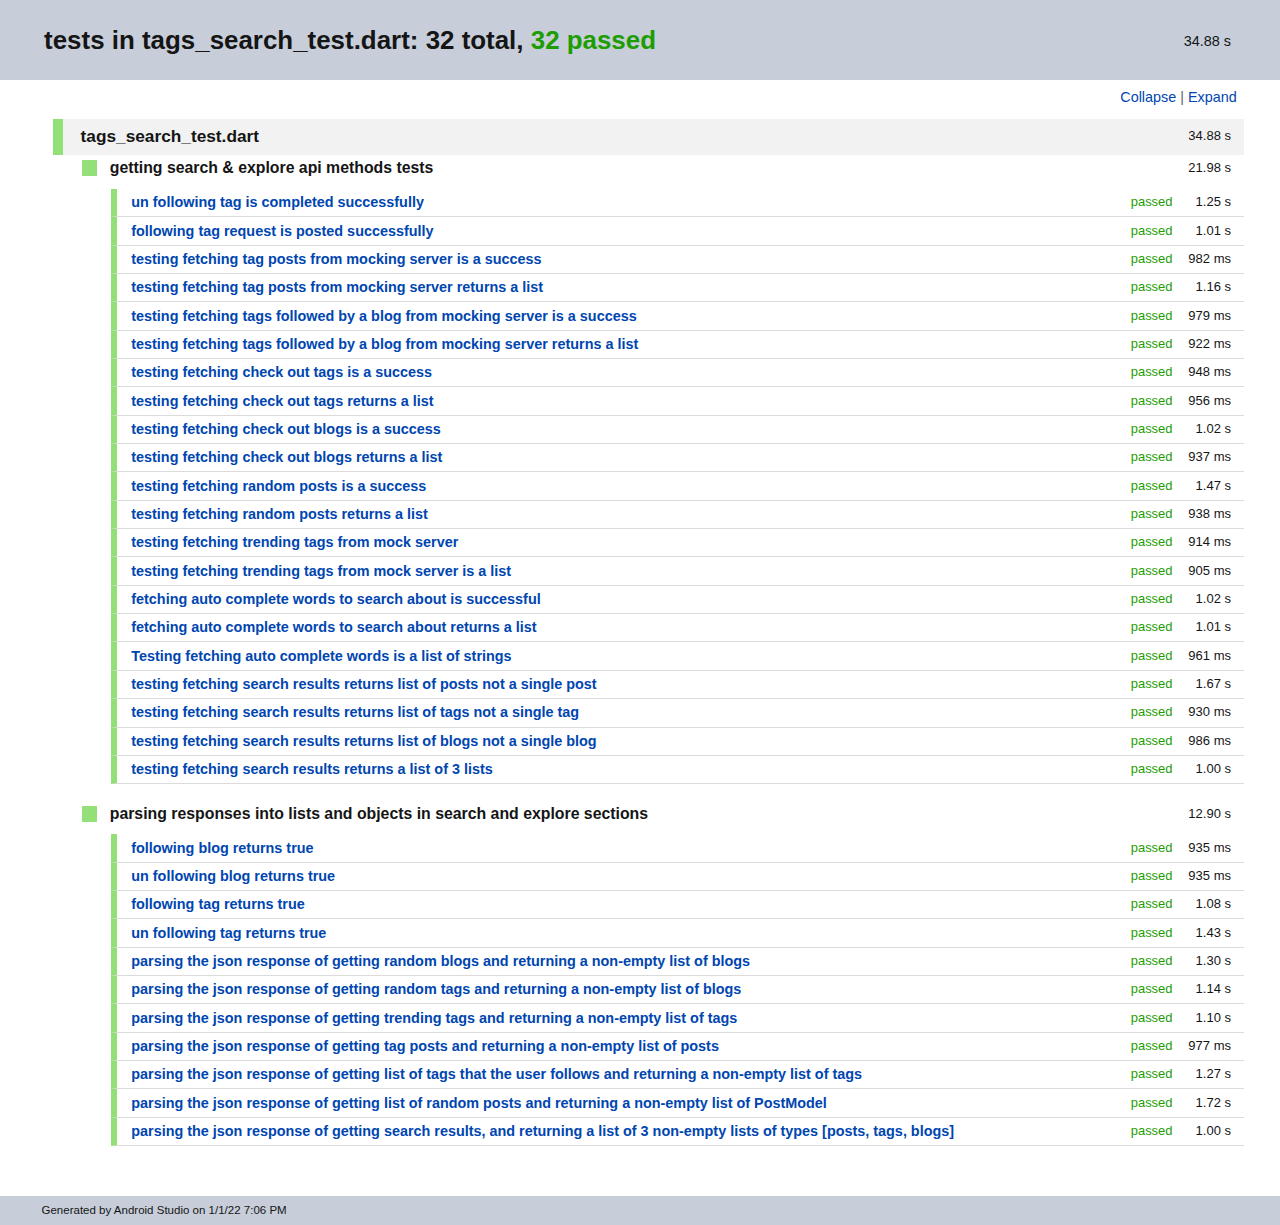
<file: Test Results - tests_in_tags_search_test_dart.html>
<!DOCTYPE html PUBLIC "-//W3C//DTD XHTML 1.0 Strict//EN" "http://www.w3.org/TR/xhtml1/DTD/xhtml1-strict.dtd">
<html xmlns:str="http://exslt.org/strings" xmlns="http://www.w3.org/1999/xhtml">
<head>
<META http-equiv="Content-Type" content="text/html; charset=UTF-8">
<title>Test Results &mdash; tests in tags_search_test.dart</title>
<style type="text/css">
          html {
            height: 100%
          }

          body {
            margin: 0 auto;
            padding: 0;
            text-align: left;
            height: 100%;
            font-family: myriad, arial, tahoma, verdana, sans-serif;
            color: #151515;
            font-size: 90%;
            line-height: 1.3em;
            background-color: #fff;
          }

          * {
            margin: 0;
            padding: 0
          }

          .clr {
            clear: both;
            overflow: hidden;
          }

          img {
            border: none
          }

          a {
            color: #0046b0;
            text-decoration: none;
          }

          a:hover {
            text-decoration: none;
          }

          a:focus, a:active {
            outline: none
          }

          .noborder {
            border: none
          }

          h1 {
            color: #151515;
            font-size: 180%;
            line-height: 1.1em;
            font-weight: bold;
          }

          h2 {
            color: #393D42;
            font-size: 160%;
            font-weight: normal
          }

          h3 {
            font-size: 120%;
            font-weight: bold;
            margin-bottom: .5em
          }

          h4 {
            font-size: 110%;
          }

          h5 {
            font-size: 110%;
          }

          span.failed {
            color: #ff0000
          }

          span.error {
            color: #ff0000
          }

          span.passed {
            color: #1d9d01
          }

          span.ignored {
            color: #fff600
          }

          span.skipped {
            color: #fff600
          }

          hr {
            background-color: blue
          }

          #container {
            min-width: 30em;
          }

          #header {
            padding: 0;
            position: fixed;
            width: 100%;
            z-index: 10;
            background-color: #c7ceda;
          }

          #header h1 {
            margin: 1em 3em 1em 1.7em;
          }

          #header h1 strong {
            white-space: nowrap;
          }

          #header .time {
            margin-top: 2.2em;
            margin-right: 3.4em;
            float: right;
          }

          #treecontrol {
            margin: 0;
            padding: .5em 3em .5em 0;
            text-align: right;
            background-color: #fff;
          }

          #treecontrol ul li {
            display: inline;
            list-style: none;
            color: #666;
          }

          #content {
            padding: 0 2.5em 2em 1.7em;
          }

          #content ul {
            margin: .4em 0 .1em 2em;
            list-style: none;
          }

          #content ul li.level {
            cursor: pointer;
          }

          #content ul li.level span {
            display: block;
            font-weight: bold;
          }

          #content ul li.level.top {
            margin-bottom: .3em;
          }

          #content ul li.level.top > span {
            padding: .5em 0 .5em 1em;
            font-size: 120%;
            color: #151515;
            background-color: #f2f2f2;
            border-left: solid 10px #93e078;
          }

          #content ul li.level.top.failed > span {
            border-left: solid 10px #f02525;
          }

          #content ul li.level.top.ignored > span {
            border-left: solid 10px #f8d216;
          }

          #content ul li.level.suite > span {
            margin-bottom: .8em;
            padding: 0 0 0 .8em;
            display: block;
            font-size: 110%;
            line-height: 1em;
            color: #151515;
            border-left: solid 15px #93e078;
          }

          #content ul li.level.suite.failed > span {
            border-left: solid 15px #f02525;
          }

          #content ul li.level.suite.ignored > span {
            border-left: solid 15px #f8d216;
          }

          #content ul li.level.suite > ul {
            margin-bottom: 1.5em;
          }

          #content ul li.level.test > span {
            padding: .3em 0 .3em 1em;
            color: #0046b0;
            font-size: 100%;
            border-left: solid 6px #93e078;
            border-bottom: solid 1px #dbdbdb;
          }

          #content ul li.level.test.failed > span {
            border-left: solid 6px #f02525;
          }

          #content ul li.level.test.ignored > span {
            border-left: solid 6px #f8d216;
          }

          #content ul li.text p, #content ul li.text span {
            margin-bottom: 1.5em;
            color: #151515 !important;
            font-size: 90% !important;
            font-weight: normal !important;
            overflow-x: auto;
            cursor: auto !important;
            background: none !important;
            border: none !important;
          }

          #content ul li.text span {
            margin-bottom: 0;
            display: block;
          }

          #content ul li.text span.stderr {
            color: #8b0000 !important;
          }

          #content ul li .time {
            margin-right: .5em;
            width: 5em;
            text-align: right;
            font-size: 13px;
            color: #151515;
            font-style: normal;
            font-weight: normal;
            float: right;
          }

          #content ul li span .status {
            width: 6em;
            font-size: 90%;
            color: #1d9d01;
            font-style: normal;
            font-weight: normal;
            float: right;
            text-align: right;
          }

          #content ul li.failed > span .status {
            color: #ff0000;
          }

          #content ul li.ignored > span .status {
            color: #d6b000;
          }

          #footer {
              height: 2em;
              background-color: #c7ceda;
          }
          #footer p {
              padding: .4em 0 0 3.6em;
              font-size: 80%;
          }
        </style>

<script type="text/javascript">
eval(function(p,a,c,k,e,r){e=function(c){return(c<a?'':e(parseInt(c/a)))+((c=c%a)>35?String.fromCharCode(c+29):c.toString(36))};if(!''.replace(/^/,String)){while(c--)r[e(c)]=k[c]||e(c);k=[function(e){return r[e]}];e=function(){return'\\w+'};c=1};while(c--)if(k[c])p=p.replace(new RegExp('\\b'+e(c)+'\\b','g'),k[c]);return p}('(G(){9(1n E!="11")H w=E;H E=17.16=G(a,c){9(17==6||!6.4K)I 1q E(a,c);I 6.4K(a,c)};9(1n $!="11")H D=$;17.$=E;H u=/^[^<]*(<(.|\\s)+>)[^>]*$|^#(\\w+)$/;E.1b=E.3x={4K:G(a,c){a=a||U;9(1n a=="1M"){H m=u.2L(a);9(m&&(m[1]||!c)){9(m[1])a=E.4I([m[1]],c);J{H b=U.42(m[3]);9(b)9(b.1T!=m[3])I E().1X(a);J{6[0]=b;6.L=1;I 6}J a=[]}}J I 1q E(c).1X(a)}J 9(E.1p(a))I 1q E(U)[E.1b.2d?"2d":"37"](a);I 6.6u(a.1d==1C&&a||(a.4d||a.L&&a!=17&&!a.1z&&a[0]!=11&&a[0].1z)&&E.2h(a)||[a])},4d:"1.2",82:G(){I 6.L},L:0,28:G(a){I a==11?E.2h(6):6[a]},2v:G(a){H b=E(a);b.4Y=6;I b},6u:G(a){6.L=0;1C.3x.1a.15(6,a);I 6},O:G(a,b){I E.O(6,a,b)},4J:G(a){H b=-1;6.O(G(i){9(6==a)b=i});I b},1y:G(f,d,e){H c=f;9(f.1d==3T)9(d==11)I 6.L&&E[e||"1y"](6[0],f)||11;J{c={};c[f]=d}I 6.O(G(a){M(H b 1j c)E.1y(e?6.R:6,b,E.1c(6,c[b],e,a,b))})},18:G(b,a){I 6.1y(b,a,"3O")},2t:G(e){9(1n e!="5w"&&e!=S)I 6.4o().3e(U.6F(e));H t="";E.O(e||6,G(){E.O(6.2X,G(){9(6.1z!=8)t+=6.1z!=1?6.6x:E.1b.2t([6])})});I t},5l:G(b){9(6[0])E(b,6[0].3N).6t().38(6[0]).1W(G(){H a=6;1Y(a.1t)a=a.1t;I a}).3e(6);I 6},8p:G(a){I 6.O(G(){E(6).6p().5l(a)})},8h:G(a){I 6.O(G(){E(6).5l(a)})},3e:G(){I 6.3s(1k,Q,1,G(a){6.57(a)})},6k:G(){I 6.3s(1k,Q,-1,G(a){6.38(a,6.1t)})},6g:G(){I 6.3s(1k,P,1,G(a){6.14.38(a,6)})},53:G(){I 6.3s(1k,P,-1,G(a){6.14.38(a,6.2i)})},1B:G(){I 6.4Y||E([])},1X:G(t){H b=E.1W(6,G(a){I E.1X(t,a)});I 6.2v(/[^+>] [^+>]/.12(t)||t.1e("..")>-1?E.4V(b):b)},6t:G(e){H f=6.1W(G(){I 6.66?E(6.66)[0]:6.4S(Q)});9(e===Q){H d=f.1X("*").4Q();6.1X("*").4Q().O(G(i){H c=E.K(6,"2A");M(H a 1j c)M(H b 1j c[a])E.1h.1f(d[i],a,c[a][b],c[a][b].K)})}I f},1A:G(t){I 6.2v(E.1p(t)&&E.2T(6,G(b,a){I t.15(b,[a])})||E.3G(t,6))},5T:G(t){I 6.2v(t.1d==3T&&E.3G(t,6,Q)||E.2T(6,G(a){I(t.1d==1C||t.4d)?E.2S(a,t)<0:a!=t}))},1f:G(t){I 6.2v(E.1S(6.28(),t.1d==3T?E(t).28():t.L!=11&&(!t.Y||t.Y=="7t")?t:[t]))},3j:G(a){I a?E.3G(a,6).L>0:P},7g:G(a){I 6.3j("."+a)},2V:G(b){9(b==11){9(6.L){H c=6[0];9(E.Y(c,"24")){H e=c.4z,a=[],W=c.W,2P=c.N=="24-2P";9(e<0)I S;M(H i=2P?e:0,2Y=2P?e+1:W.L;i<2Y;i++){H d=W[i];9(d.29){H b=E.V.1g&&!d.70["1N"].9U?d.2t:d.1N;9(2P)I b;a.1a(b)}}I a}J I 6[0].1N.1o(/\\r/g,"")}}J I 6.O(G(){9(b.1d==1C&&/4s|5u/.12(6.N))6.2K=(E.2S(6.1N,b)>=0||E.2S(6.2J,b)>=0);J 9(E.Y(6,"24")){H a=b.1d==1C?b:[b];E("9m",6).O(G(){6.29=(E.2S(6.1N,a)>=0||E.2S(6.2t,a)>=0)});9(!a.L)6.4z=-1}J 6.1N=b})},4n:G(a){I a==11?(6.L?6[0].3D:S):6.4o().3e(a)},6H:G(a){I 6.53(a).2e()},2s:G(){I 6.2v(1C.3x.2s.15(6,1k))},1W:G(b){I 6.2v(E.1W(6,G(a,i){I b.3c(a,i,a)}))},4Q:G(){I 6.1f(6.4Y)},3s:G(f,d,g,e){H c=6.L>1,a;I 6.O(G(){9(!a){a=E.4I(f,6.3N);9(g<0)a.91()}H b=6;9(d&&E.Y(6,"1F")&&E.Y(a[0],"4k"))b=6.4q("1J")[0]||6.57(U.5r("1J"));E.O(a,G(){9(E.Y(6,"1P")){9(6.3g)E.3w({1u:6.3g,3h:P,1Z:"1P"});J E.5h(6.2t||6.6s||6.3D||"")}J e.15(b,[c?6.4S(Q):6])})})}};E.1i=E.1b.1i=G(){H c=1k[0]||{},a=1,2g=1k.L,5e=P;9(c.1d==8v){5e=c;c=1k[1]||{}}9(2g==1){c=6;a=0}H b;M(;a<2g;a++)9((b=1k[a])!=S)M(H i 1j b){9(c==b[i])6r;9(5e&&1n b[i]==\'5w\'&&c[i])E.1i(c[i],b[i]);J 9(b[i]!=11)c[i]=b[i]}I c};H F="16"+(1q 3v()).3u(),6q=0,5d={};E.1i({8k:G(a){17.$=D;9(a)17.16=w;I E},1p:G(a){I!!a&&1n a!="1M"&&!a.Y&&a.1d!=1C&&/G/i.12(a+"")},4a:G(a){I a.35&&!a.1K||a.34&&a.3N&&!a.3N.1K},5h:G(a){a=E.33(a);9(a){9(17.6o)17.6o(a);J 9(E.V.1H)17.58(a,0);J 3p.3c(17,a)}},Y:G(b,a){I b.Y&&b.Y.26()==a.26()},1I:{},K:G(c,d,b){c=c==17?5d:c;H a=c[F];9(!a)a=c[F]=++6q;9(d&&!E.1I[a])E.1I[a]={};9(b!=11)E.1I[a][d]=b;I d?E.1I[a][d]:a},30:G(c,b){c=c==17?5d:c;H a=c[F];9(b){9(E.1I[a]){2G E.1I[a][b];b="";M(b 1j E.1I[a])22;9(!b)E.30(c)}}J{2c{2G c[F]}27(e){9(c.54)c.54(F)}2G E.1I[a]}},O:G(a,b,c){9(c){9(a.L==11)M(H i 1j a)b.15(a[i],c);J M(H i=0,45=a.L;i<45;i++)9(b.15(a[i],c)===P)22}J{9(a.L==11)M(H i 1j a)b.3c(a[i],i,a[i]);J M(H i=0,45=a.L,2V=a[0];i<45&&b.3c(2V,i,2V)!==P;2V=a[++i]){}}I a},1c:G(c,b,d,e,a){9(E.1p(b))b=b.3c(c,[e]);H f=/z-?4J|7T-?7S|1v|69|7Q-?1G/i;I b&&b.1d==4X&&d=="3O"&&!f.12(a)?b+"2I":b},1m:{1f:G(b,c){E.O((c||"").2p(/\\s+/),G(i,a){9(!E.1m.3t(b.1m,a))b.1m+=(b.1m?" ":"")+a})},2e:G(b,c){b.1m=c!=11?E.2T(b.1m.2p(/\\s+/),G(a){I!E.1m.3t(c,a)}).65(" "):""},3t:G(t,c){I E.2S(c,(t.1m||t).3z().2p(/\\s+/))>-1}},2q:G(e,o,f){M(H i 1j o){e.R["3C"+i]=e.R[i];e.R[i]=o[i]}f.15(e,[]);M(H i 1j o)e.R[i]=e.R["3C"+i]},18:G(e,p){9(p=="1G"||p=="2E"){H b={},3Z,3Y,d=["7L","7K","7J","7G"];E.O(d,G(){b["7F"+6]=0;b["7D"+6+"61"]=0});E.2q(e,b,G(){9(E(e).3j(\':3X\')){3Z=e.7A;3Y=e.7z}J{e=E(e.4S(Q)).1X(":4s").5X("2K").1B().18({4v:"1O",2W:"4D",19:"2U",7w:"0",1R:"0"}).5P(e.14)[0];H a=E.18(e.14,"2W")||"3V";9(a=="3V")e.14.R.2W="7k";3Z=e.7h;3Y=e.7f;9(a=="3V")e.14.R.2W="3V";e.14.3k(e)}});I p=="1G"?3Z:3Y}I E.3O(e,p)},3O:G(h,j,i){H g,2u=[],2q=[];G 3l(a){9(!E.V.1H)I P;H b=U.3M.3P(a,S);I!b||b.4y("3l")==""}9(j=="1v"&&E.V.1g){g=E.1y(h.R,"1v");I g==""?"1":g}9(j.1U(/4r/i))j=y;9(!i&&h.R[j])g=h.R[j];J 9(U.3M&&U.3M.3P){9(j.1U(/4r/i))j="4r";j=j.1o(/([A-Z])/g,"-$1").2F();H d=U.3M.3P(h,S);9(d&&!3l(h))g=d.4y(j);J{M(H a=h;a&&3l(a);a=a.14)2u.4Z(a);M(a=0;a<2u.L;a++)9(3l(2u[a])){2q[a]=2u[a].R.19;2u[a].R.19="2U"}g=j=="19"&&2q[2u.L-1]!=S?"2j":U.3M.3P(h,S).4y(j)||"";M(a=0;a<2q.L;a++)9(2q[a]!=S)2u[a].R.19=2q[a]}9(j=="1v"&&g=="")g="1"}J 9(h.43){H f=j.1o(/\\-(\\w)/g,G(m,c){I c.26()});g=h.43[j]||h.43[f];9(!/^\\d+(2I)?$/i.12(g)&&/^\\d/.12(g)){H k=h.R.1R;H e=h.4t.1R;h.4t.1R=h.43.1R;h.R.1R=g||0;g=h.R.74+"2I";h.R.1R=k;h.4t.1R=e}}I g},4I:G(a,e){H r=[];e=e||U;E.O(a,G(i,d){9(!d)I;9(d.1d==4X)d=d.3z();9(1n d=="1M"){d=d.1o(/(<(\\w+)[^>]*?)\\/>/g,G(m,a,b){I b.1U(/^(71|6Z|5D|6Y|49|9S|9P|3f|9K|9I)$/i)?m:a+"></"+b+">"});H s=E.33(d).2F(),1r=e.5r("1r"),2x=[];H c=!s.1e("<9D")&&[1,"<24>","</24>"]||!s.1e("<9A")&&[1,"<6S>","</6S>"]||s.1U(/^<(9x|1J|9u|9t|9s)/)&&[1,"<1F>","</1F>"]||!s.1e("<4k")&&[2,"<1F><1J>","</1J></1F>"]||(!s.1e("<9r")||!s.1e("<9q"))&&[3,"<1F><1J><4k>","</4k></1J></1F>"]||!s.1e("<5D")&&[2,"<1F><1J></1J><6L>","</6L></1F>"]||E.V.1g&&[1,"1r<1r>","</1r>"]||[0,"",""];1r.3D=c[1]+d+c[2];1Y(c[0]--)1r=1r.5k;9(E.V.1g){9(!s.1e("<1F")&&s.1e("<1J")<0)2x=1r.1t&&1r.1t.2X;J 9(c[1]=="<1F>"&&s.1e("<1J")<0)2x=1r.2X;M(H n=2x.L-1;n>=0;--n)9(E.Y(2x[n],"1J")&&!2x[n].2X.L)2x[n].14.3k(2x[n]);9(/^\\s/.12(d))1r.38(e.6F(d.1U(/^\\s*/)[0]),1r.1t)}d=E.2h(1r.2X)}9(0===d.L&&(!E.Y(d,"3B")&&!E.Y(d,"24")))I;9(d[0]==11||E.Y(d,"3B")||d.W)r.1a(d);J r=E.1S(r,d)});I r},1y:G(c,d,a){H e=E.4a(c)?{}:E.5o;9(d=="29"&&E.V.1H)c.14.4z;9(e[d]){9(a!=11)c[e[d]]=a;I c[e[d]]}J 9(E.V.1g&&d=="R")I E.1y(c.R,"9g",a);J 9(a==11&&E.V.1g&&E.Y(c,"3B")&&(d=="9e"||d=="9d"))I c.9b(d).6x;J 9(c.34){9(a!=11){9(d=="N"&&E.Y(c,"49")&&c.14)6E"N 96 94\'t 93 92";c.90(d,a)}9(E.V.1g&&/6B|3g/.12(d)&&!E.4a(c))I c.4l(d,2);I c.4l(d)}J{9(d=="1v"&&E.V.1g){9(a!=11){c.69=1;c.1A=(c.1A||"").1o(/6A\\([^)]*\\)/,"")+(3K(a).3z()=="8V"?"":"6A(1v="+a*6z+")")}I c.1A?(3K(c.1A.1U(/1v=([^)]*)/)[1])/6z).3z():""}d=d.1o(/-([a-z])/8T,G(z,b){I b.26()});9(a!=11)c[d]=a;I c[d]}},33:G(t){I(t||"").1o(/^\\s+|\\s+$/g,"")},2h:G(a){H r=[];9(1n a!="8Q")M(H i=0,2g=a.L;i<2g;i++)r.1a(a[i]);J r=a.2s(0);I r},2S:G(b,a){M(H i=0,2g=a.L;i<2g;i++)9(a[i]==b)I i;I-1},1S:G(a,b){9(E.V.1g){M(H i=0;b[i];i++)9(b[i].1z!=8)a.1a(b[i])}J M(H i=0;b[i];i++)a.1a(b[i]);I a},4V:G(b){H r=[],2f={};2c{M(H i=0,6P=b.L;i<6P;i++){H a=E.K(b[i]);9(!2f[a]){2f[a]=Q;r.1a(b[i])}}}27(e){r=b}I r},2T:G(b,a,c){9(1n a=="1M")a=3p("P||G(a,i){I "+a+"}");H d=[];M(H i=0,4m=b.L;i<4m;i++)9(!c&&a(b[i],i)||c&&!a(b[i],i))d.1a(b[i]);I d},1W:G(c,b){9(1n b=="1M")b=3p("P||G(a){I "+b+"}");H d=[];M(H i=0,4m=c.L;i<4m;i++){H a=b(c[i],i);9(a!==S&&a!=11){9(a.1d!=1C)a=[a];d=d.8O(a)}}I d}});H v=8M.8K.2F();E.V={4f:(v.1U(/.+(?:8I|8H|8F|8E)[\\/: ]([\\d.]+)/)||[])[1],1H:/6T/.12(v),3a:/3a/.12(v),1g:/1g/.12(v)&&!/3a/.12(v),39:/39/.12(v)&&!/(8B|6T)/.12(v)};H y=E.V.1g?"4h":"5g";E.1i({5f:!E.V.1g||U.8A=="8z",4h:E.V.1g?"4h":"5g",5o:{"M":"8y","8x":"1m","4r":y,5g:y,4h:y,3D:"3D",1m:"1m",1N:"1N",36:"36",2K:"2K",8w:"8u",29:"29",8t:"8s"}});E.O({1D:"a.14",8r:"16.4e(a,\'14\')",8q:"16.2R(a,2,\'2i\')",8o:"16.2R(a,2,\'4c\')",8n:"16.4e(a,\'2i\')",8m:"16.4e(a,\'4c\')",8l:"16.5c(a.14.1t,a)",8j:"16.5c(a.1t)",6p:"16.Y(a,\'8i\')?a.8f||a.8e.U:16.2h(a.2X)"},G(i,n){E.1b[i]=G(a){H b=E.1W(6,n);9(a&&1n a=="1M")b=E.3G(a,b);I 6.2v(E.4V(b))}});E.O({5P:"3e",8d:"6k",38:"6g",8c:"53",8b:"6H"},G(i,n){E.1b[i]=G(){H a=1k;I 6.O(G(){M(H j=0,2g=a.L;j<2g;j++)E(a[j])[n](6)})}});E.O({5X:G(a){E.1y(6,a,"");6.54(a)},8a:G(c){E.1m.1f(6,c)},89:G(c){E.1m.2e(6,c)},88:G(c){E.1m[E.1m.3t(6,c)?"2e":"1f"](6,c)},2e:G(a){9(!a||E.1A(a,[6]).r.L){E.30(6);6.14.3k(6)}},4o:G(){E("*",6).O(G(){E.30(6)});1Y(6.1t)6.3k(6.1t)}},G(i,n){E.1b[i]=G(){I 6.O(n,1k)}});E.O(["87","61"],G(i,a){H n=a.2F();E.1b[n]=G(h){I 6[0]==17?E.V.1H&&3r["86"+a]||E.5f&&32.2Y(U.35["59"+a],U.1K["59"+a])||U.1K["59"+a]:6[0]==U?32.2Y(U.1K["6n"+a],U.1K["6m"+a]):h==11?(6.L?E.18(6[0],n):S):6.18(n,h.1d==3T?h:h+"2I")}});H C=E.V.1H&&3q(E.V.4f)<85?"(?:[\\\\w*56-]|\\\\\\\\.)":"(?:[\\\\w\\84-\\83*56-]|\\\\\\\\.)",6j=1q 47("^>\\\\s*("+C+"+)"),6i=1q 47("^("+C+"+)(#)("+C+"+)"),6h=1q 47("^([#.]?)("+C+"*)");E.1i({55:{"":"m[2]==\'*\'||16.Y(a,m[2])","#":"a.4l(\'1T\')==m[2]",":":{81:"i<m[3]-0",7Z:"i>m[3]-0",2R:"m[3]-0==i",7Y:"m[3]-0==i",3o:"i==0",3n:"i==r.L-1",6f:"i%2==0",6d:"i%2","3o-46":"a.14.4q(\'*\')[0]==a","3n-46":"16.2R(a.14.5k,1,\'4c\')==a","7X-46":"!16.2R(a.14.5k,2,\'4c\')",1D:"a.1t",4o:"!a.1t",7W:"(a.6s||a.7V||\'\').1e(m[3])>=0",3X:\'"1O"!=a.N&&16.18(a,"19")!="2j"&&16.18(a,"4v")!="1O"\',1O:\'"1O"==a.N||16.18(a,"19")=="2j"||16.18(a,"4v")=="1O"\',7U:"!a.36",36:"a.36",2K:"a.2K",29:"a.29||16.1y(a,\'29\')",2t:"\'2t\'==a.N",4s:"\'4s\'==a.N",5u:"\'5u\'==a.N",52:"\'52\'==a.N",51:"\'51\'==a.N",50:"\'50\'==a.N",6c:"\'6c\'==a.N",6b:"\'6b\'==a.N",2y:\'"2y"==a.N||16.Y(a,"2y")\',49:"/49|24|6a|2y/i.12(a.Y)",3t:"16.1X(m[3],a).L",7R:"/h\\\\d/i.12(a.Y)",7P:"16.2T(16.2Z,G(1b){I a==1b.T;}).L"}},68:[/^(\\[) *@?([\\w-]+) *([!*$^~=]*) *(\'?"?)(.*?)\\4 *\\]/,/^(:)([\\w-]+)\\("?\'?(.*?(\\(.*?\\))?[^(]*?)"?\'?\\)/,1q 47("^([:.#]*)("+C+"+)")],3G:G(a,c,b){H d,2b=[];1Y(a&&a!=d){d=a;H f=E.1A(a,c,b);a=f.t.1o(/^\\s*,\\s*/,"");2b=b?c=f.r:E.1S(2b,f.r)}I 2b},1X:G(t,o){9(1n t!="1M")I[t];9(o&&!o.1z)o=S;o=o||U;H d=[o],2f=[],3n;1Y(t&&3n!=t){H r=[];3n=t;t=E.33(t);H l=P;H g=6j;H m=g.2L(t);9(m){H p=m[1].26();M(H i=0;d[i];i++)M(H c=d[i].1t;c;c=c.2i)9(c.1z==1&&(p=="*"||c.Y.26()==p.26()))r.1a(c);d=r;t=t.1o(g,"");9(t.1e(" ")==0)6r;l=Q}J{g=/^([>+~])\\s*(\\w*)/i;9((m=g.2L(t))!=S){r=[];H p=m[2],1S={};m=m[1];M(H j=0,31=d.L;j<31;j++){H n=m=="~"||m=="+"?d[j].2i:d[j].1t;M(;n;n=n.2i)9(n.1z==1){H h=E.K(n);9(m=="~"&&1S[h])22;9(!p||n.Y.26()==p.26()){9(m=="~")1S[h]=Q;r.1a(n)}9(m=="+")22}}d=r;t=E.33(t.1o(g,""));l=Q}}9(t&&!l){9(!t.1e(",")){9(o==d[0])d.44();2f=E.1S(2f,d);r=d=[o];t=" "+t.67(1,t.L)}J{H k=6i;H m=k.2L(t);9(m){m=[0,m[2],m[3],m[1]]}J{k=6h;m=k.2L(t)}m[2]=m[2].1o(/\\\\/g,"");H f=d[d.L-1];9(m[1]=="#"&&f&&f.42&&!E.4a(f)){H q=f.42(m[2]);9((E.V.1g||E.V.3a)&&q&&1n q.1T=="1M"&&q.1T!=m[2])q=E(\'[@1T="\'+m[2]+\'"]\',f)[0];d=r=q&&(!m[3]||E.Y(q,m[3]))?[q]:[]}J{M(H i=0;d[i];i++){H a=m[1]=="#"&&m[3]?m[3]:m[1]!=""||m[0]==""?"*":m[2];9(a=="*"&&d[i].Y.2F()=="5w")a="3f";r=E.1S(r,d[i].4q(a))}9(m[1]==".")r=E.4W(r,m[2]);9(m[1]=="#"){H e=[];M(H i=0;r[i];i++)9(r[i].4l("1T")==m[2]){e=[r[i]];22}r=e}d=r}t=t.1o(k,"")}}9(t){H b=E.1A(t,r);d=r=b.r;t=E.33(b.t)}}9(t)d=[];9(d&&o==d[0])d.44();2f=E.1S(2f,d);I 2f},4W:G(r,m,a){m=" "+m+" ";H c=[];M(H i=0;r[i];i++){H b=(" "+r[i].1m+" ").1e(m)>=0;9(!a&&b||a&&!b)c.1a(r[i])}I c},1A:G(t,r,h){H d;1Y(t&&t!=d){d=t;H p=E.68,m;M(H i=0;p[i];i++){m=p[i].2L(t);9(m){t=t.7O(m[0].L);m[2]=m[2].1o(/\\\\/g,"");22}}9(!m)22;9(m[1]==":"&&m[2]=="5T")r=E.1A(m[3],r,Q).r;J 9(m[1]==".")r=E.4W(r,m[2],h);J 9(m[1]=="["){H g=[],N=m[3];M(H i=0,31=r.L;i<31;i++){H a=r[i],z=a[E.5o[m[2]]||m[2]];9(z==S||/6B|3g|29/.12(m[2]))z=E.1y(a,m[2])||\'\';9((N==""&&!!z||N=="="&&z==m[5]||N=="!="&&z!=m[5]||N=="^="&&z&&!z.1e(m[5])||N=="$="&&z.67(z.L-m[5].L)==m[5]||(N=="*="||N=="~=")&&z.1e(m[5])>=0)^h)g.1a(a)}r=g}J 9(m[1]==":"&&m[2]=="2R-46"){H e={},g=[],12=/(\\d*)n\\+?(\\d*)/.2L(m[3]=="6f"&&"2n"||m[3]=="6d"&&"2n+1"||!/\\D/.12(m[3])&&"n+"+m[3]||m[3]),3o=(12[1]||1)-0,d=12[2]-0;M(H i=0,31=r.L;i<31;i++){H j=r[i],14=j.14,1T=E.K(14);9(!e[1T]){H c=1;M(H n=14.1t;n;n=n.2i)9(n.1z==1)n.4U=c++;e[1T]=Q}H b=P;9(3o==1){9(d==0||j.4U==d)b=Q}J 9((j.4U+d)%3o==0)b=Q;9(b^h)g.1a(j)}r=g}J{H f=E.55[m[1]];9(1n f!="1M")f=E.55[m[1]][m[2]];f=3p("P||G(a,i){I "+f+"}");r=E.2T(r,f,h)}}I{r:r,t:t}},4e:G(b,c){H d=[];H a=b[c];1Y(a&&a!=U){9(a.1z==1)d.1a(a);a=a[c]}I d},2R:G(a,e,c,b){e=e||1;H d=0;M(;a;a=a[c])9(a.1z==1&&++d==e)22;I a},5c:G(n,a){H r=[];M(;n;n=n.2i){9(n.1z==1&&(!a||n!=a))r.1a(n)}I r}});E.1h={1f:G(g,e,c,h){9(E.V.1g&&g.41!=11)g=17;9(!c.2r)c.2r=6.2r++;9(h!=11){H d=c;c=G(){I d.15(6,1k)};c.K=h;c.2r=d.2r}H i=e.2p(".");e=i[0];c.N=i[1];H b=E.K(g,"2A")||E.K(g,"2A",{});H f=E.K(g,"2m",G(){H a;9(1n E=="11"||E.1h.4T)I a;a=E.1h.2m.15(g,1k);I a});H j=b[e];9(!j){j=b[e]={};9(g.4R)g.4R(e,f,P);J g.7N("40"+e,f)}j[c.2r]=c;6.23[e]=Q},2r:1,23:{},2e:G(d,c,b){H e=E.K(d,"2A"),2O,4J;9(1n c=="1M"){H a=c.2p(".");c=a[0]}9(e){9(c&&c.N){b=c.4P;c=c.N}9(!c){M(c 1j e)6.2e(d,c)}J 9(e[c]){9(b)2G e[c][b.2r];J M(b 1j e[c])9(!a[1]||e[c][b].N==a[1])2G e[c][b];M(2O 1j e[c])22;9(!2O){9(d.4O)d.4O(c,E.K(d,"2m"),P);J d.7M("40"+c,E.K(d,"2m"));2O=S;2G e[c]}}M(2O 1j e)22;9(!2O){E.30(d,"2A");E.30(d,"2m")}}},1L:G(d,b,e,c,f){b=E.2h(b||[]);9(!e){9(6.23[d])E("*").1f([17,U]).1L(d,b)}J{H a,2O,1b=E.1p(e[d]||S),4N=!b[0]||!b[0].2B;9(4N)b.4Z(6.4M({N:d,2o:e}));9(E.1p(E.K(e,"2m")))a=E.K(e,"2m").15(e,b);9(!1b&&e["40"+d]&&e["40"+d].15(e,b)===P)a=P;9(4N)b.44();9(f&&f.15(e,b)===P)a=P;9(1b&&c!==P&&a!==P&&!(E.Y(e,\'a\')&&d=="4L")){6.4T=Q;e[d]()}6.4T=P}I a},2m:G(d){H a;d=E.1h.4M(d||17.1h||{});H b=d.N.2p(".");d.N=b[0];H c=E.K(6,"2A")&&E.K(6,"2A")[d.N],3m=1C.3x.2s.3c(1k,1);3m.4Z(d);M(H j 1j c){3m[0].4P=c[j];3m[0].K=c[j].K;9(!b[1]||c[j].N==b[1]){H e=c[j].15(6,3m);9(a!==P)a=e;9(e===P){d.2B();d.3L()}}}9(E.V.1g)d.2o=d.2B=d.3L=d.4P=d.K=S;I a},4M:G(c){H a=c;c=E.1i({},a);c.2B=G(){9(a.2B)a.2B();a.7I=P};c.3L=G(){9(a.3L)a.3L();a.7H=Q};9(!c.2o&&c.64)c.2o=c.64;9(E.V.1H&&c.2o.1z==3)c.2o=a.2o.14;9(!c.4H&&c.4G)c.4H=c.4G==c.2o?c.7E:c.4G;9(c.63==S&&c.62!=S){H e=U.35,b=U.1K;c.63=c.62+(e&&e.2D||b.2D||0);c.7C=c.7B+(e&&e.2z||b.2z||0)}9(!c.3R&&(c.60||c.5Z))c.3R=c.60||c.5Z;9(!c.5Y&&c.5W)c.5Y=c.5W;9(!c.3R&&c.2y)c.3R=(c.2y&1?1:(c.2y&2?3:(c.2y&4?2:0)));I c}};E.1b.1i({3Q:G(c,a,b){I c=="5V"?6.2P(c,a,b):6.O(G(){E.1h.1f(6,c,b||a,b&&a)})},2P:G(d,b,c){I 6.O(G(){E.1h.1f(6,d,G(a){E(6).5U(a);I(c||b).15(6,1k)},c&&b)})},5U:G(a,b){I 6.O(G(){E.1h.2e(6,a,b)})},1L:G(c,a,b){I 6.O(G(){E.1h.1L(c,a,6,Q,b)})},7y:G(c,a,b){9(6[0])I E.1h.1L(c,a,6[0],P,b)},25:G(){H a=1k;I 6.4L(G(e){6.4E=0==6.4E?1:0;e.2B();I a[6.4E].15(6,[e])||P})},7x:G(f,g){G 4x(e){H p=e.4H;1Y(p&&p!=6)2c{p=p.14}27(e){p=6};9(p==6)I P;I(e.N=="4w"?f:g).15(6,[e])}I 6.4w(4x).5S(4x)},2d:G(f){5R();9(E.3W)f.15(U,[E]);J E.3i.1a(G(){I f.15(6,[E])});I 6}});E.1i({3W:P,3i:[],2d:G(){9(!E.3W){E.3W=Q;9(E.3i){E.O(E.3i,G(){6.15(U)});E.3i=S}9(E.V.39||E.V.3a)U.4O("5Q",E.2d,P);9(!17.7v.L)E(17).37(G(){E("#4C").2e()})}}});E.O(("7u,7o,37,7n,6n,5V,4L,7m,"+"7l,7j,7i,4w,5S,7p,24,"+"50,7q,7r,7s,3U").2p(","),G(i,o){E.1b[o]=G(f){I f?6.3Q(o,f):6.1L(o)}});H x=P;G 5R(){9(x)I;x=Q;9(E.V.39||E.V.3a)U.4R("5Q",E.2d,P);J 9(E.V.1g){U.7e("<7d"+"7c 1T=4C 7b=Q "+"3g=//:><\\/1P>");H a=U.42("4C");9(a)a.5O=G(){9(6.2C!="1l")I;E.2d()};a=S}J 9(E.V.1H)E.4B=41(G(){9(U.2C=="5N"||U.2C=="1l"){4A(E.4B);E.4B=S;E.2d()}},10);E.1h.1f(17,"37",E.2d)}E.1b.1i({37:G(g,d,c){9(E.1p(g))I 6.3Q("37",g);H e=g.1e(" ");9(e>=0){H i=g.2s(e,g.L);g=g.2s(0,e)}c=c||G(){};H f="4F";9(d)9(E.1p(d)){c=d;d=S}J{d=E.3f(d);f="5M"}H h=6;E.3w({1u:g,N:f,K:d,1l:G(a,b){9(b=="1E"||b=="5L")h.4n(i?E("<1r/>").3e(a.4p.1o(/<1P(.|\\s)*?\\/1P>/g,"")).1X(i):a.4p);58(G(){h.O(c,[a.4p,b,a])},13)}});I 6},7a:G(){I E.3f(6.5K())},5K:G(){I 6.1W(G(){I E.Y(6,"3B")?E.2h(6.79):6}).1A(G(){I 6.2J&&!6.36&&(6.2K||/24|6a/i.12(6.Y)||/2t|1O|51/i.12(6.N))}).1W(G(i,c){H b=E(6).2V();I b==S?S:b.1d==1C?E.1W(b,G(i,a){I{2J:c.2J,1N:a}}):{2J:c.2J,1N:b}}).28()}});E.O("5J,5I,5H,6e,5G,5F".2p(","),G(i,o){E.1b[o]=G(f){I 6.3Q(o,f)}});H B=(1q 3v).3u();E.1i({28:G(d,b,a,c){9(E.1p(b)){a=b;b=S}I E.3w({N:"4F",1u:d,K:b,1E:a,1Z:c})},78:G(b,a){I E.28(b,S,a,"1P")},77:G(c,b,a){I E.28(c,b,a,"3S")},76:G(d,b,a,c){9(E.1p(b)){a=b;b={}}I E.3w({N:"5M",1u:d,K:b,1E:a,1Z:c})},80:G(a){E.1i(E.4u,a)},4u:{23:Q,N:"4F",2H:0,5E:"75/x-73-3B-72",6l:Q,3h:Q,K:S},4b:{},3w:G(s){H f,48=/=(\\?|%3F)/g,1s,K;s=E.1i(Q,s,E.1i(Q,{},E.4u,s));9(s.K&&s.6l&&1n s.K!="1M")s.K=E.3f(s.K);H q=s.1u.1e("?");9(q>-1){s.K=(s.K?s.K+"&":"")+s.1u.2s(q+1);s.1u=s.1u.2s(0,q)}9(s.1Z=="5b"){9(!s.K||!s.K.1U(48))s.K=(s.K?s.K+"&":"")+(s.5b||"6X")+"=?";s.1Z="3S"}9(s.1Z=="3S"&&s.K&&s.K.1U(48)){f="5b"+B++;s.K=s.K.1o(48,"="+f);s.1Z="1P";17[f]=G(a){K=a;1E();17[f]=11;2c{2G 17[f]}27(e){}}}9(s.1Z=="1P"&&s.1I==S)s.1I=P;9(s.1I===P&&s.N.2F()=="28")s.K=(s.K?s.K+"&":"")+"56="+(1q 3v()).3u();9(s.K&&s.N.2F()=="28"){s.1u+="?"+s.K;s.K=S}9(s.23&&!E.5a++)E.1h.1L("5J");9(!s.1u.1e("6W")&&s.1Z=="1P"){H h=U.4q("8g")[0];H g=U.5r("1P");g.3g=s.1u;9(!f&&(s.1E||s.1l)){H j=P;g.9Q=g.5O=G(){9(!j&&(!6.2C||6.2C=="5N"||6.2C=="1l")){j=Q;1E();1l();h.3k(g)}}}h.57(g);I}H k=P;H i=17.6V?1q 6V("9O.9N"):1q 6U();i.9M(s.N,s.1u,s.3h);9(s.K)i.5B("9J-9H",s.5E);9(s.5A)i.5B("9G-5z-9F",E.4b[s.1u]||"9E, 9C 9B 9z 5v:5v:5v 9y");i.5B("X-9w-9v","6U");9(s.6R)s.6R(i);9(s.23)E.1h.1L("5F",[i,s]);H c=G(a){9(!k&&i&&(i.2C==4||a=="2H")){k=Q;9(d){4A(d);d=S}1s=a=="2H"&&"2H"||!E.6Q(i)&&"3U"||s.5A&&E.6O(i,s.1u)&&"5L"||"1E";9(1s=="1E"){2c{K=E.6N(i,s.1Z)}27(e){1s="5t"}}9(1s=="1E"){H b;2c{b=i.5i("6M-5z")}27(e){}9(s.5A&&b)E.4b[s.1u]=b;9(!f)1E()}J E.5s(s,i,1s);1l();9(s.3h)i=S}};9(s.3h){H d=41(c,13);9(s.2H>0)58(G(){9(i){i.9p();9(!k)c("2H")}},s.2H)}2c{i.9n(s.K)}27(e){E.5s(s,i,S,e)}9(!s.3h)c();I i;G 1E(){9(s.1E)s.1E(K,1s);9(s.23)E.1h.1L("5G",[i,s])}G 1l(){9(s.1l)s.1l(i,1s);9(s.23)E.1h.1L("5H",[i,s]);9(s.23&&!--E.5a)E.1h.1L("5I")}},5s:G(s,a,b,e){9(s.3U)s.3U(a,b,e);9(s.23)E.1h.1L("6e",[a,s,e])},5a:0,6Q:G(r){2c{I!r.1s&&9l.9k=="52:"||(r.1s>=6K&&r.1s<9j)||r.1s==6J||E.V.1H&&r.1s==11}27(e){}I P},6O:G(a,c){2c{H b=a.5i("6M-5z");I a.1s==6J||b==E.4b[c]||E.V.1H&&a.1s==11}27(e){}I P},6N:G(r,b){H c=r.5i("9i-N");H d=b=="6y"||!b&&c&&c.1e("6y")>=0;H a=d?r.9h:r.4p;9(d&&a.35.34=="5t")6E"5t";9(b=="1P")E.5h(a);9(b=="3S")a=3p("("+a+")");I a},3f:G(a){H s=[];9(a.1d==1C||a.4d)E.O(a,G(){s.1a(3b(6.2J)+"="+3b(6.1N))});J M(H j 1j a)9(a[j]&&a[j].1d==1C)E.O(a[j],G(){s.1a(3b(j)+"="+3b(6))});J s.1a(3b(j)+"="+3b(a[j]));I s.65("&").1o(/%20/g,"+")}});E.1b.1i({1x:G(b,a){I b?6.1V({1G:"1x",2E:"1x",1v:"1x"},b,a):6.1A(":1O").O(G(){6.R.19=6.3d?6.3d:"";9(E.18(6,"19")=="2j")6.R.19="2U"}).1B()},1w:G(b,a){I b?6.1V({1G:"1w",2E:"1w",1v:"1w"},b,a):6.1A(":3X").O(G(){6.3d=6.3d||E.18(6,"19");9(6.3d=="2j")6.3d="2U";6.R.19="2j"}).1B()},6G:E.1b.25,25:G(a,b){I E.1p(a)&&E.1p(b)?6.6G(a,b):a?6.1V({1G:"25",2E:"25",1v:"25"},a,b):6.O(G(){E(6)[E(6).3j(":1O")?"1x":"1w"]()})},9c:G(b,a){I 6.1V({1G:"1x"},b,a)},9a:G(b,a){I 6.1V({1G:"1w"},b,a)},99:G(b,a){I 6.1V({1G:"25"},b,a)},98:G(b,a){I 6.1V({1v:"1x"},b,a)},97:G(b,a){I 6.1V({1v:"1w"},b,a)},95:G(c,a,b){I 6.1V({1v:a},c,b)},1V:G(j,h,g,f){H i=E.6C(h,g,f);I 6[i.3I===P?"O":"3I"](G(){i=E.1i({},i);H d=E(6).3j(":1O"),3r=6;M(H p 1j j){9(j[p]=="1w"&&d||j[p]=="1x"&&!d)I E.1p(i.1l)&&i.1l.15(6);9(p=="1G"||p=="2E"){i.19=E.18(6,"19");i.2N=6.R.2N}}9(i.2N!=S)6.R.2N="1O";i.3H=E.1i({},j);E.O(j,G(c,a){H e=1q E.2w(3r,i,c);9(/25|1x|1w/.12(a))e[a=="25"?d?"1x":"1w":a](j);J{H b=a.3z().1U(/^([+-]?)([\\d.]+)(.*)$/),1Q=e.2b(Q)||0;9(b){1B=3K(b[2]),2k=b[3]||"2I";9(2k!="2I"){3r.R[c]=1B+2k;1Q=(1B/e.2b(Q))*1Q;3r.R[c]=1Q+2k}9(b[1])1B=((b[1]=="-"?-1:1)*1B)+1Q;e.3J(1Q,1B,2k)}J e.3J(1Q,a,"")}});I Q})},3I:G(a,b){9(!b){b=a;a="2w"}9(!1k.L)I A(6[0],a);I 6.O(G(){9(b.1d==1C)A(6,a,b);J{A(6,a).1a(b);9(A(6,a).L==1)b.15(6)}})},9f:G(){H a=E.2Z;I 6.O(G(){M(H i=0;i<a.L;i++)9(a[i].T==6)a.6D(i--,1)}).5p()}});H A=G(b,c,a){9(!b)I;H q=E.K(b,c+"3I");9(!q||a)q=E.K(b,c+"3I",a?E.2h(a):[]);I q};E.1b.5p=G(a){a=a||"2w";I 6.O(G(){H q=A(6,a);q.44();9(q.L)q[0].15(6)})};E.1i({6C:G(b,a,c){H d=b&&b.1d==8Z?b:{1l:c||!c&&a||E.1p(b)&&b,2a:b,3E:c&&a||a&&a.1d!=8Y&&a};d.2a=(d.2a&&d.2a.1d==4X?d.2a:{8X:8W,8U:6K}[d.2a])||9o;d.3C=d.1l;d.1l=G(){E(6).5p();9(E.1p(d.3C))d.3C.15(6)};I d},3E:{6I:G(p,n,b,a){I b+a*p},5q:G(p,n,b,a){I((-32.8S(p*32.8R)/2)+0.5)*a+b}},2Z:[],2w:G(b,c,a){6.W=c;6.T=b;6.1c=a;9(!c.3A)c.3A={}}});E.2w.3x={4j:G(){9(6.W.2M)6.W.2M.15(6.T,[6.2l,6]);(E.2w.2M[6.1c]||E.2w.2M.6w)(6);9(6.1c=="1G"||6.1c=="2E")6.T.R.19="2U"},2b:G(a){9(6.T[6.1c]!=S&&6.T.R[6.1c]==S)I 6.T[6.1c];H r=3K(E.3O(6.T,6.1c,a));I r&&r>-8P?r:3K(E.18(6.T,6.1c))||0},3J:G(c,b,e){6.5n=(1q 3v()).3u();6.1Q=c;6.1B=b;6.2k=e||6.2k||"2I";6.2l=6.1Q;6.4g=6.4i=0;6.4j();H f=6;G t(){I f.2M()}t.T=6.T;E.2Z.1a(t);9(E.2Z.L==1){H d=41(G(){H a=E.2Z;M(H i=0;i<a.L;i++)9(!a[i]())a.6D(i--,1);9(!a.L)4A(d)},13)}},1x:G(){6.W.3A[6.1c]=E.1y(6.T.R,6.1c);6.W.1x=Q;6.3J(0,6.2b());9(6.1c=="2E"||6.1c=="1G")6.T.R[6.1c]="8N";E(6.T).1x()},1w:G(){6.W.3A[6.1c]=E.1y(6.T.R,6.1c);6.W.1w=Q;6.3J(6.2b(),0)},2M:G(){H t=(1q 3v()).3u();9(t>6.W.2a+6.5n){6.2l=6.1B;6.4g=6.4i=1;6.4j();6.W.3H[6.1c]=Q;H a=Q;M(H i 1j 6.W.3H)9(6.W.3H[i]!==Q)a=P;9(a){9(6.W.19!=S){6.T.R.2N=6.W.2N;6.T.R.19=6.W.19;9(E.18(6.T,"19")=="2j")6.T.R.19="2U"}9(6.W.1w)6.T.R.19="2j";9(6.W.1w||6.W.1x)M(H p 1j 6.W.3H)E.1y(6.T.R,p,6.W.3A[p])}9(a&&E.1p(6.W.1l))6.W.1l.15(6.T);I P}J{H n=t-6.5n;6.4i=n/6.W.2a;6.4g=E.3E[6.W.3E||(E.3E.5q?"5q":"6I")](6.4i,n,0,1,6.W.2a);6.2l=6.1Q+((6.1B-6.1Q)*6.4g);6.4j()}I Q}};E.2w.2M={2D:G(a){a.T.2D=a.2l},2z:G(a){a.T.2z=a.2l},1v:G(a){E.1y(a.T.R,"1v",a.2l)},6w:G(a){a.T.R[a.1c]=a.2l+a.2k}};E.1b.6m=G(){H c=0,3y=0,T=6[0],5m;9(T)8L(E.V){H b=E.18(T,"2W")=="4D",1D=T.14,21=T.21,2Q=T.3N,5y=1H&&!b&&3q(4f)<8J;9(T.6v){5x=T.6v();1f(5x.1R+32.2Y(2Q.35.2D,2Q.1K.2D),5x.3y+32.2Y(2Q.35.2z,2Q.1K.2z));9(1g){H d=E("4n").18("9L");d=(d=="8G"||E.5f&&3q(4f)>=7)&&2||d;1f(-d,-d)}}J{1f(T.5j,T.5C);1Y(21){1f(21.5j,21.5C);9(39&&/^t[d|h]$/i.12(1D.34)||!5y)d(21);9(5y&&!b&&E.18(21,"2W")=="4D")b=Q;21=21.21}1Y(1D.34&&/^1K|4n$/i.12(1D.34)){9(/^8D|1F-9R.*$/i.12(E.18(1D,"19")))1f(-1D.2D,-1D.2z);9(39&&E.18(1D,"2N")!="3X")d(1D);1D=1D.14}9(1H&&b)1f(-2Q.1K.5j,-2Q.1K.5C)}5m={3y:3y,1R:c}}I 5m;G d(a){1f(E.18(a,"8C"),E.18(a,"9T"))}G 1f(l,t){c+=3q(l)||0;3y+=3q(t)||0}}})();',62,615,'||||||this|||if|||||||||||||||||||||||||||||||||function|var|return|else|data|length|for|type|each|false|true|style|null|elem|document|browser|options||nodeName|||undefined|test||parentNode|apply|jQuery|window|css|display|push|fn|prop|constructor|indexOf|add|msie|event|extend|in|arguments|complete|className|typeof|replace|isFunction|new|div|status|firstChild|url|opacity|hide|show|attr|nodeType|filter|end|Array|parent|success|table|height|safari|cache|tbody|body|trigger|string|value|hidden|script|start|left|merge|id|match|animate|map|find|while|dataType||offsetParent|break|global|select|toggle|toUpperCase|catch|get|selected|duration|cur|try|ready|remove|done|al|makeArray|nextSibling|none|unit|now|handle||target|split|swap|guid|slice|text|stack|pushStack|fx|tb|button|scrollTop|events|preventDefault|readyState|scrollLeft|width|toLowerCase|delete|timeout|px|name|checked|exec|step|overflow|ret|one|doc|nth|inArray|grep|block|val|position|childNodes|max|timers|removeData|rl|Math|trim|tagName|documentElement|disabled|load|insertBefore|mozilla|opera|encodeURIComponent|call|oldblock|append|param|src|async|readyList|is|removeChild|color|args|last|first|eval|parseInt|self|domManip|has|getTime|Date|ajax|prototype|top|toString|orig|form|old|innerHTML|easing||multiFilter|curAnim|queue|custom|parseFloat|stopPropagation|defaultView|ownerDocument|curCSS|getComputedStyle|bind|which|json|String|error|static|isReady|visible|oWidth|oHeight|on|setInterval|getElementById|currentStyle|shift|ol|child|RegExp|jsre|input|isXMLDoc|lastModified|previousSibling|jquery|dir|version|pos|styleFloat|state|update|tr|getAttribute|el|html|empty|responseText|getElementsByTagName|float|radio|runtimeStyle|ajaxSettings|visibility|mouseover|handleHover|getPropertyValue|selectedIndex|clearInterval|safariTimer|__ie_init|absolute|lastToggle|GET|fromElement|relatedTarget|clean|index|init|click|fix|evt|removeEventListener|handler|andSelf|addEventListener|cloneNode|triggered|nodeIndex|unique|classFilter|Number|prevObject|unshift|submit|password|file|after|removeAttribute|expr|_|appendChild|setTimeout|client|active|jsonp|sibling|win|deep|boxModel|cssFloat|globalEval|getResponseHeader|offsetLeft|lastChild|wrapAll|results|startTime|props|dequeue|swing|createElement|handleError|parsererror|checkbox|00|object|box|safari2|Modified|ifModified|setRequestHeader|offsetTop|col|contentType|ajaxSend|ajaxSuccess|ajaxComplete|ajaxStop|ajaxStart|serializeArray|notmodified|POST|loaded|onreadystatechange|appendTo|DOMContentLoaded|bindReady|mouseout|not|unbind|unload|ctrlKey|removeAttr|metaKey|keyCode|charCode|Width|clientX|pageX|srcElement|join|outerHTML|substr|parse|zoom|textarea|reset|image|odd|ajaxError|even|before|quickClass|quickID|quickChild|prepend|processData|offset|scroll|execScript|contents|uuid|continue|textContent|clone|setArray|getBoundingClientRect|_default|nodeValue|xml|100|alpha|href|speed|splice|throw|createTextNode|_toggle|replaceWith|linear|304|200|colgroup|Last|httpData|httpNotModified|fl|httpSuccess|beforeSend|fieldset|webkit|XMLHttpRequest|ActiveXObject|http|callback|img|br|attributes|abbr|urlencoded|www|pixelLeft|application|post|getJSON|getScript|elements|serialize|defer|ipt|scr|write|clientWidth|hasClass|clientHeight|mousemove|mouseup|relative|mousedown|dblclick|resize|focus|change|keydown|keypress|keyup|FORM|blur|frames|right|hover|triggerHandler|offsetWidth|offsetHeight|clientY|pageY|border|toElement|padding|Left|cancelBubble|returnValue|Right|Bottom|Top|detachEvent|attachEvent|substring|animated|line|header|weight|font|enabled|innerText|contains|only|eq|gt|ajaxSetup|lt|size|uFFFF|u0128|417|inner|Height|toggleClass|removeClass|addClass|replaceAll|insertAfter|prependTo|contentWindow|contentDocument|head|wrap|iframe|children|noConflict|siblings|prevAll|nextAll|prev|wrapInner|next|parents|maxLength|maxlength|readOnly|Boolean|readonly|class|htmlFor|CSS1Compat|compatMode|compatible|borderLeftWidth|inline|ie|ra|medium|it|rv|522|userAgent|with|navigator|1px|concat|10000|array|PI|cos|ig|fast|NaN|600|slow|Function|Object|setAttribute|reverse|changed|be|can|fadeTo|property|fadeOut|fadeIn|slideToggle|slideUp|getAttributeNode|slideDown|method|action|stop|cssText|responseXML|content|300|protocol|location|option|send|400|abort|th|td|cap|colg|tfoot|With|Requested|thead|GMT|1970|leg|Jan|01|opt|Thu|Since|If|Type|area|Content|hr|borderWidth|open|XMLHTTP|Microsoft|meta|onload|row|link|borderTopWidth|specified'.split('|'),0,{}))
</script>
<script type="text/javascript">
jQuery.cookie = function(name, value, options) {
    if (typeof value != 'undefined') { // name and value given, set cookie
        options = options || {};
        if (value === null) {
            value = '';
            options.expires = -1;
        }
        var expires = '';
        if (options.expires && (typeof options.expires == 'number' || options.expires.toUTCString)) {
            var date;
            if (typeof options.expires == 'number') {
                date = new Date();
                date.setTime(date.getTime() + (options.expires * 24 * 60 * 60 * 1000));
            } else {
                date = options.expires;
            }
            expires = '; expires=' + date.toUTCString(); // use expires attribute, max-age is not supported by IE
        }
        var path = options.path ? '; path=' + options.path : '';
        var domain = options.domain ? '; domain=' + options.domain : '';
        var secure = options.secure ? '; secure' : '';
        document.cookie = [name, '=', encodeURIComponent(value), expires, path, domain, secure].join('');
    } else { // only name given, get cookie
        var cookieValue = null;
        if (document.cookie && document.cookie != '') {
            var cookies = document.cookie.split(';');
            for (var i = 0; i < cookies.length; i++) {
                var cookie = jQuery.trim(cookies[i]);
                // Does this cookie string begin with the name we want?
                if (cookie.substring(0, name.length + 1) == (name + '=')) {
                    cookieValue = decodeURIComponent(cookie.substring(name.length + 1));
                    break;
                }
            }
        }
        return cookieValue;
    }
};
</script>
<script type="text/javascript">
(function($) {

	$.extend($.fn, {
		swapClass: function(c1, c2) {
			var c1Elements = this.filter('.' + c1);
			this.filter('.' + c2).removeClass(c2).addClass(c1);
			c1Elements.removeClass(c1).addClass(c2);
			return this;
		},
		replaceClass: function(c1, c2) {
			return this.filter('.' + c1).removeClass(c1).addClass(c2).end();
		},
		hoverClass: function(className) {
			className = className || "hover";
			return this.hover(function() {
				$(this).addClass(className);
			}, function() {
				$(this).removeClass(className);
			});
		},
		heightToggle: function(animated, callback) {
			animated ?
				this.animate({ height: "toggle" }, animated, callback) :
				this.each(function(){
					jQuery(this)[ jQuery(this).is(":hidden") ? "show" : "hide" ]();
					if(callback)
						callback.apply(this, arguments);
				});
		},
		heightHide: function(animated, callback) {
			if (animated) {
				this.animate({ height: "hide" }, animated, callback);
			} else {
				this.hide();
				if (callback)
					this.each(callback);
			}
		},
		prepareBranches: function(settings) {
			if (!settings.prerendered) {
				// mark last tree items
				this.filter(":last-child:not(ul)").addClass(CLASSES.last);
				// collapse whole tree, or only those marked as closed, anyway except those marked as open
				this.filter((settings.collapsed ? "" : "." + CLASSES.closed) + ":not(." + CLASSES.open + ")").find(">ul").hide();
			}
			// return all items with sublists
			return this.filter(":has(>ul)");
		},
		applyClasses: function(settings, toggler) {
			this.filter(":has(>ul):not(:has(>a))").find(">span").click(function(event) {
				toggler.apply($(this).next());
			}).add( $("a", this) ).hoverClass();

			if (!settings.prerendered) {
				// handle closed ones first
				this.filter(":has(>ul:hidden)")
						.addClass(CLASSES.expandable)
						.replaceClass(CLASSES.last, CLASSES.lastExpandable);

				// handle open ones
				this.not(":has(>ul:hidden)")
						.addClass(CLASSES.collapsable)
						.replaceClass(CLASSES.last, CLASSES.lastCollapsable);

	            // create hitarea
				this.prepend("<div class=\"" + CLASSES.hitarea + "\"/>").find("div." + CLASSES.hitarea).each(function() {
					var classes = "";
					$.each($(this).parent().attr("class").split(" "), function() {
						classes += this + "-hitarea ";
					});
					$(this).addClass( classes );
				});
			}

			// apply event to hitarea
			this.find("div." + CLASSES.hitarea).click( toggler );
		},
		treeview: function(settings) {

			settings = $.extend({
				cookieId: "treeview"
			}, settings);

			if (settings.add) {
				return this.trigger("add", [settings.add]);
			}

			if ( settings.toggle ) {
				var callback = settings.toggle;
				settings.toggle = function() {
					return callback.apply($(this).parent()[0], arguments);
				};
			}

			// factory for treecontroller
			function treeController(tree, control) {
				// factory for click handlers
				function handler(filter) {
					return function() {
						// reuse toggle event handler, applying the elements to toggle
						// start searching for all hitareas
						toggler.apply( $("div." + CLASSES.hitarea, tree).filter(function() {
							// for plain toggle, no filter is provided, otherwise we need to check the parent element
							return filter ? $(this).parent("." + filter).length : true;
						}) );
						return false;
					};
				}
				// click on first element to collapse tree
				$("a:eq(0)", control).click( handler(CLASSES.collapsable) );
				// click on second to expand tree
				$("a:eq(1)", control).click( handler(CLASSES.expandable) );
				// click on third to toggle tree
				$("a:eq(2)", control).click( handler() );
			}

			// handle toggle event
			function toggler() {
				$(this)
					.parent()
					// swap classes for hitarea
					.find(">.hitarea")
						.swapClass( CLASSES.collapsableHitarea, CLASSES.expandableHitarea )
						.swapClass( CLASSES.lastCollapsableHitarea, CLASSES.lastExpandableHitarea )
					.end()
					// swap classes for parent li
					.swapClass( CLASSES.collapsable, CLASSES.expandable )
					.swapClass( CLASSES.lastCollapsable, CLASSES.lastExpandable )
					// find child lists
					.find( ">ul" )
					// toggle them
					.heightToggle( settings.animated, settings.toggle );
				if ( settings.unique ) {
					$(this).parent()
						.siblings()
						// swap classes for hitarea
						.find(">.hitarea")
							.replaceClass( CLASSES.collapsableHitarea, CLASSES.expandableHitarea )
							.replaceClass( CLASSES.lastCollapsableHitarea, CLASSES.lastExpandableHitarea )
						.end()
						.replaceClass( CLASSES.collapsable, CLASSES.expandable )
						.replaceClass( CLASSES.lastCollapsable, CLASSES.lastExpandable )
						.find( ">ul" )
						.heightHide( settings.animated, settings.toggle );
				}
			}

			function serialize() {
				function binary(arg) {
					return arg ? 1 : 0;
				}
				var data = [];
				branches.each(function(i, e) {
					data[i] = $(e).is(":has(>ul:visible)") ? 1 : 0;
				});
				$.cookie(settings.cookieId, data.join("") );
			}

			function deserialize() {
				var stored = $.cookie(settings.cookieId);
				if ( stored ) {
					var data = stored.split("");
					branches.each(function(i, e) {
						$(e).find(">ul")[ parseInt(data[i]) ? "show" : "hide" ]();
					});
				}
			}

			// add treeview class to activate styles
			this.addClass("treeview");

			// prepare branches and find all tree items with child lists
			var branches = this.find("li").prepareBranches(settings);

			switch(settings.persist) {
			case "cookie":
				var toggleCallback = settings.toggle;
				settings.toggle = function() {
					serialize();
					if (toggleCallback) {
						toggleCallback.apply(this, arguments);
					}
				};
				deserialize();
				break;
			case "location":
				var current = this.find("a").filter(function() { return this.href.toLowerCase() == location.href.toLowerCase(); });
				if ( current.length ) {
					current.addClass("selected").parents("ul, li").add( current.next() ).show();
				}
				break;
			}

			branches.applyClasses(settings, toggler);

			// if control option is set, create the treecontroller and show it
			if ( settings.control ) {
				treeController(this, settings.control);
				$(settings.control).show();
			}

			return this.bind("add", function(event, branches) {
				$(branches).prev()
					.removeClass(CLASSES.last)
					.removeClass(CLASSES.lastCollapsable)
					.removeClass(CLASSES.lastExpandable)
				.find(">.hitarea")
					.removeClass(CLASSES.lastCollapsableHitarea)
					.removeClass(CLASSES.lastExpandableHitarea);
				$(branches).find("li").andSelf().prepareBranches(settings).applyClasses(settings, toggler);
			});
		}
	});

	var CLASSES = $.fn.treeview.classes = {
		open: "open",
		closed: "closed",
		expandable: "expandable",
		expandableHitarea: "expandable-hitarea",
		lastExpandableHitarea: "lastExpandable-hitarea",
		collapsable: "collapsable",
		collapsableHitarea: "collapsable-hitarea",
		lastCollapsableHitarea: "lastCollapsable-hitarea",
		lastCollapsable: "lastCollapsable",
		lastExpandable: "lastExpandable",
		last: "last",
		hitarea: "hitarea"
	};

	$.fn.Treeview = $.fn.treeview;

})(jQuery);
</script>
<script type="text/javascript">
		$(document).ready(function(){
            $("#tree").treeview({
                control: "#treecontrol",
                animated: "fast",
                collapsed: true,
                toggle: function() {
                    window.console && console.log("%o was toggled", this);
                }
            });

            $("#content").css("padding-top", $("#header").height());
        });
	</script>

            </head>
<body>
<div id="container">
<div id="header">
<div class="time" xmlns="">34.88 s</div>
<h1>tests in tags_search_test.dart: <strong><span class="total" xmlns="http://www.w3.org/1999/xhtml">32 total, </span><span class="passed">32 passed</span></strong>
</h1>
<div id="treecontrol">
<ul>
<li>
<a title="Collapse the entire tree below" href="#">Collapse</a>
                  |
                </li>
<li>
<a title="Expand the entire tree below" href="#">Expand</a>
</li>
</ul>
</div>
</div>
<div id="content">
<ul id="tree">
<li xmlns="" class="level top open">
<span><em class="time">
<div class="time">34.88 s</div>
</em>tags_search_test.dart</span>
<ul>
<li class="level suite open">
<span><em class="time">
<div class="time">21.98 s</div>
</em>getting search &amp; explore api methods tests</span>
<ul>
<li class="level test">
<span><em class="time">
<div class="time">1.25 s</div>
</em><em class="status">passed</em>un following tag is completed successfully</span>
</li>
<li class="level test">
<span><em class="time">
<div class="time">1.01 s</div>
</em><em class="status">passed</em>following tag request is posted successfully</span>
</li>
<li class="level test">
<span><em class="time">
<div class="time">982 ms</div>
</em><em class="status">passed</em>testing fetching tag posts from mocking server is a success</span>
</li>
<li class="level test">
<span><em class="time">
<div class="time">1.16 s</div>
</em><em class="status">passed</em>testing fetching tag posts from mocking server returns a list</span>
</li>
<li class="level test">
<span><em class="time">
<div class="time">979 ms</div>
</em><em class="status">passed</em>testing fetching tags followed by a blog from mocking server is a success</span>
</li>
<li class="level test">
<span><em class="time">
<div class="time">922 ms</div>
</em><em class="status">passed</em>testing fetching tags followed by a blog from mocking server returns a list</span>
</li>
<li class="level test">
<span><em class="time">
<div class="time">948 ms</div>
</em><em class="status">passed</em>testing fetching check out tags is a success</span>
</li>
<li class="level test">
<span><em class="time">
<div class="time">956 ms</div>
</em><em class="status">passed</em>testing fetching check out tags returns a list</span>
</li>
<li class="level test">
<span><em class="time">
<div class="time">1.02 s</div>
</em><em class="status">passed</em>testing fetching check out blogs is a success</span>
</li>
<li class="level test">
<span><em class="time">
<div class="time">937 ms</div>
</em><em class="status">passed</em>testing fetching check out blogs returns a list</span>
</li>
<li class="level test">
<span><em class="time">
<div class="time">1.47 s</div>
</em><em class="status">passed</em>testing fetching random posts is a success</span>
</li>
<li class="level test">
<span><em class="time">
<div class="time">938 ms</div>
</em><em class="status">passed</em>testing fetching random posts returns a list</span>
</li>
<li class="level test">
<span><em class="time">
<div class="time">914 ms</div>
</em><em class="status">passed</em>testing fetching trending tags from mock server</span>
</li>
<li class="level test">
<span><em class="time">
<div class="time">905 ms</div>
</em><em class="status">passed</em>testing fetching trending tags from mock server is a list</span>
</li>
<li class="level test">
<span><em class="time">
<div class="time">1.02 s</div>
</em><em class="status">passed</em>fetching auto complete words to search about is successful</span>
</li>
<li class="level test">
<span><em class="time">
<div class="time">1.01 s</div>
</em><em class="status">passed</em>fetching auto complete words to search about returns a list</span>
</li>
<li class="level test">
<span><em class="time">
<div class="time">961 ms</div>
</em><em class="status">passed</em>Testing fetching auto complete words is a list of strings</span>
</li>
<li class="level test">
<span><em class="time">
<div class="time">1.67 s</div>
</em><em class="status">passed</em>testing fetching search results returns list of posts not a single post</span>
</li>
<li class="level test">
<span><em class="time">
<div class="time">930 ms</div>
</em><em class="status">passed</em>testing fetching search results returns list of tags not a single tag</span>
</li>
<li class="level test">
<span><em class="time">
<div class="time">986 ms</div>
</em><em class="status">passed</em>testing fetching search results returns list of blogs not a single blog</span>
</li>
<li class="level test">
<span><em class="time">
<div class="time">1.00 s</div>
</em><em class="status">passed</em>testing fetching search results returns a list of 3 lists</span>
</li>
</ul>
</li>
<li class="level suite open">
<span><em class="time">
<div class="time">12.90 s</div>
</em>parsing responses into lists and objects in search and explore sections</span>
<ul>
<li class="level test">
<span><em class="time">
<div class="time">935 ms</div>
</em><em class="status">passed</em>following blog returns true</span>
</li>
<li class="level test">
<span><em class="time">
<div class="time">935 ms</div>
</em><em class="status">passed</em>un following blog returns true</span>
</li>
<li class="level test">
<span><em class="time">
<div class="time">1.08 s</div>
</em><em class="status">passed</em>following tag returns true</span>
</li>
<li class="level test">
<span><em class="time">
<div class="time">1.43 s</div>
</em><em class="status">passed</em>un following tag returns true</span>
</li>
<li class="level test">
<span><em class="time">
<div class="time">1.30 s</div>
</em><em class="status">passed</em>parsing the json response of getting random blogs and returning a non-empty list of blogs</span>
</li>
<li class="level test">
<span><em class="time">
<div class="time">1.14 s</div>
</em><em class="status">passed</em>parsing the json response of getting random tags and returning a non-empty list of blogs</span>
</li>
<li class="level test">
<span><em class="time">
<div class="time">1.10 s</div>
</em><em class="status">passed</em>parsing the json response of getting trending tags and returning a non-empty list of tags</span>
</li>
<li class="level test">
<span><em class="time">
<div class="time">977 ms</div>
</em><em class="status">passed</em>parsing the json response of getting tag posts and returning a non-empty list of posts</span>
</li>
<li class="level test">
<span><em class="time">
<div class="time">1.27 s</div>
</em><em class="status">passed</em>parsing the json response of getting list of tags that the user follows and returning a non-empty list of tags</span>
</li>
<li class="level test">
<span><em class="time">
<div class="time">1.72 s</div>
</em><em class="status">passed</em>parsing the json response of getting list of random posts and returning a non-empty list of PostModel</span>
</li>
<li class="level test">
<span><em class="time">
<div class="time">1.00 s</div>
</em><em class="status">passed</em>parsing the json response of getting search results, and returning a list of 3 non-empty lists of types [posts, tags, blogs]</span>
</li>
</ul>
</li>
</ul>
</li>
</ul>
</div>
</div>
<div id="footer">
<p>Generated by Android Studio on 1/1/22 7:06 PM</p>
</div>
</body>
</html>
</file>
